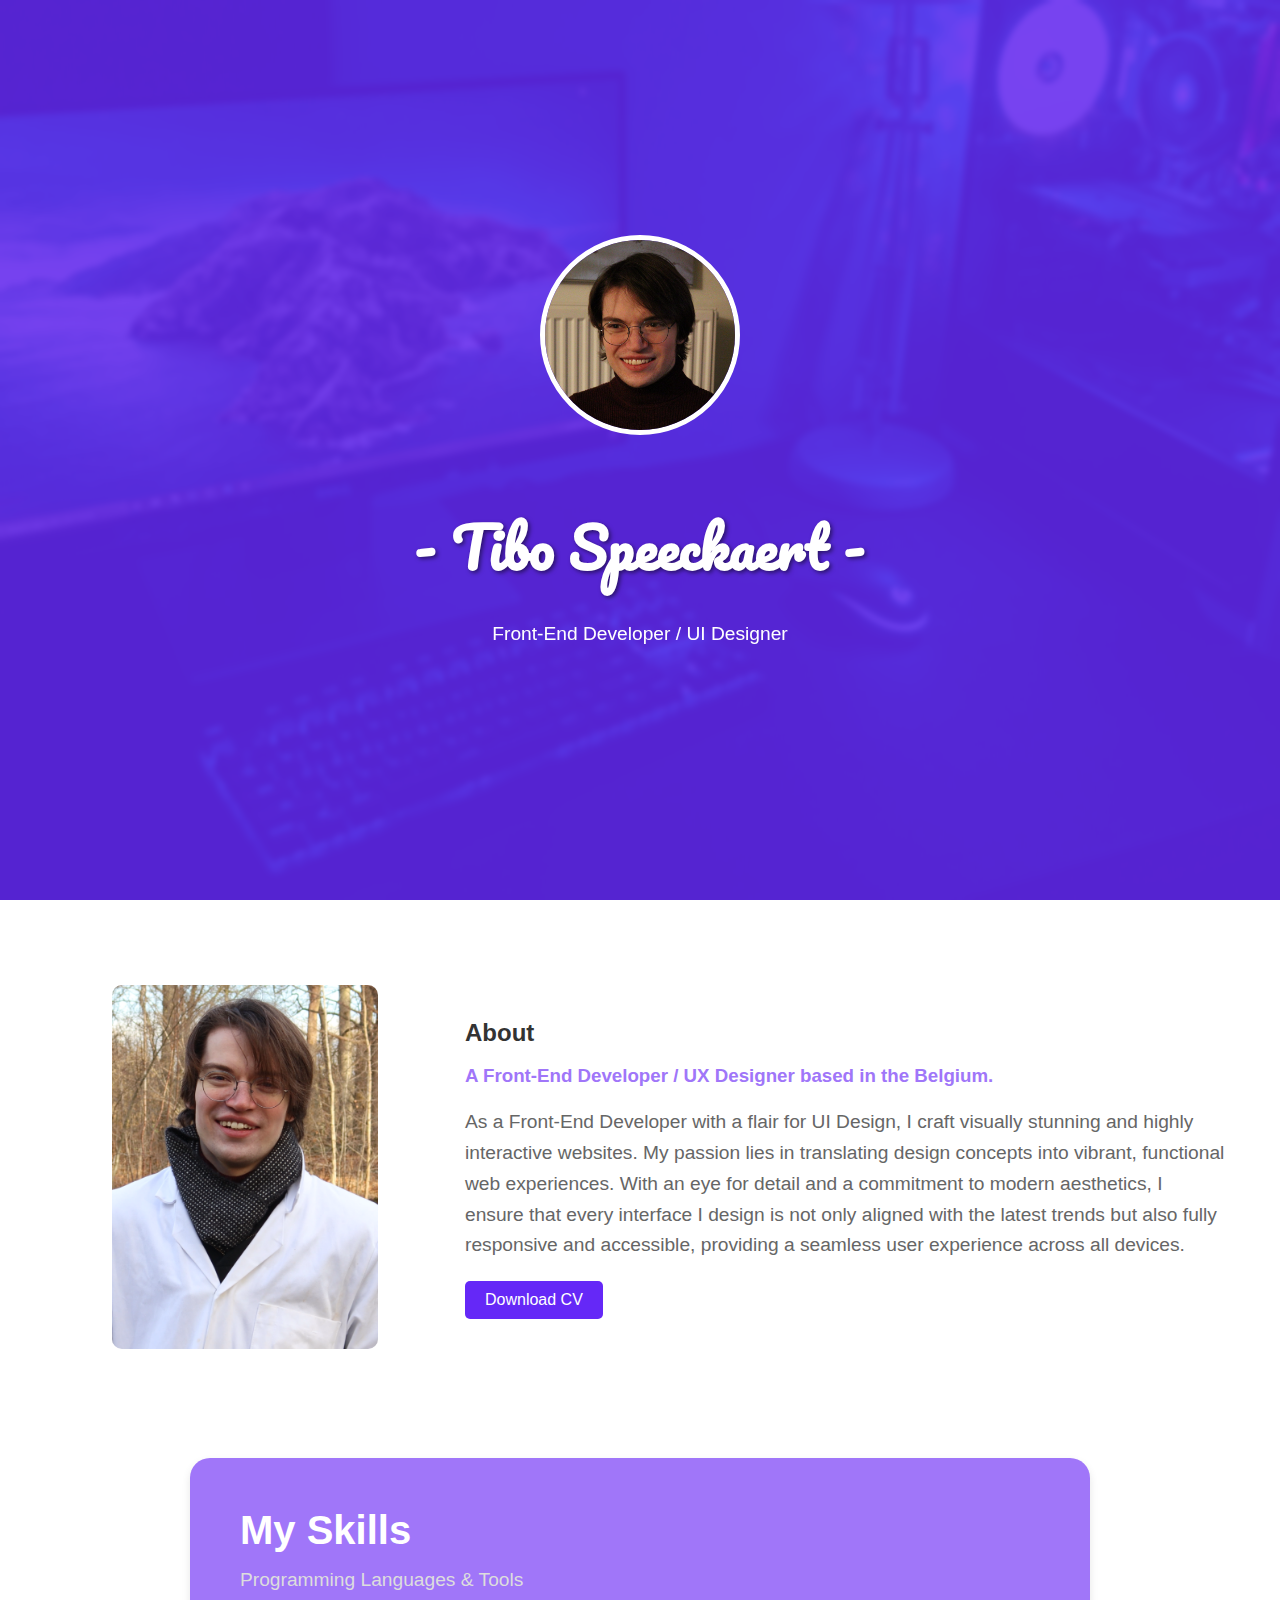
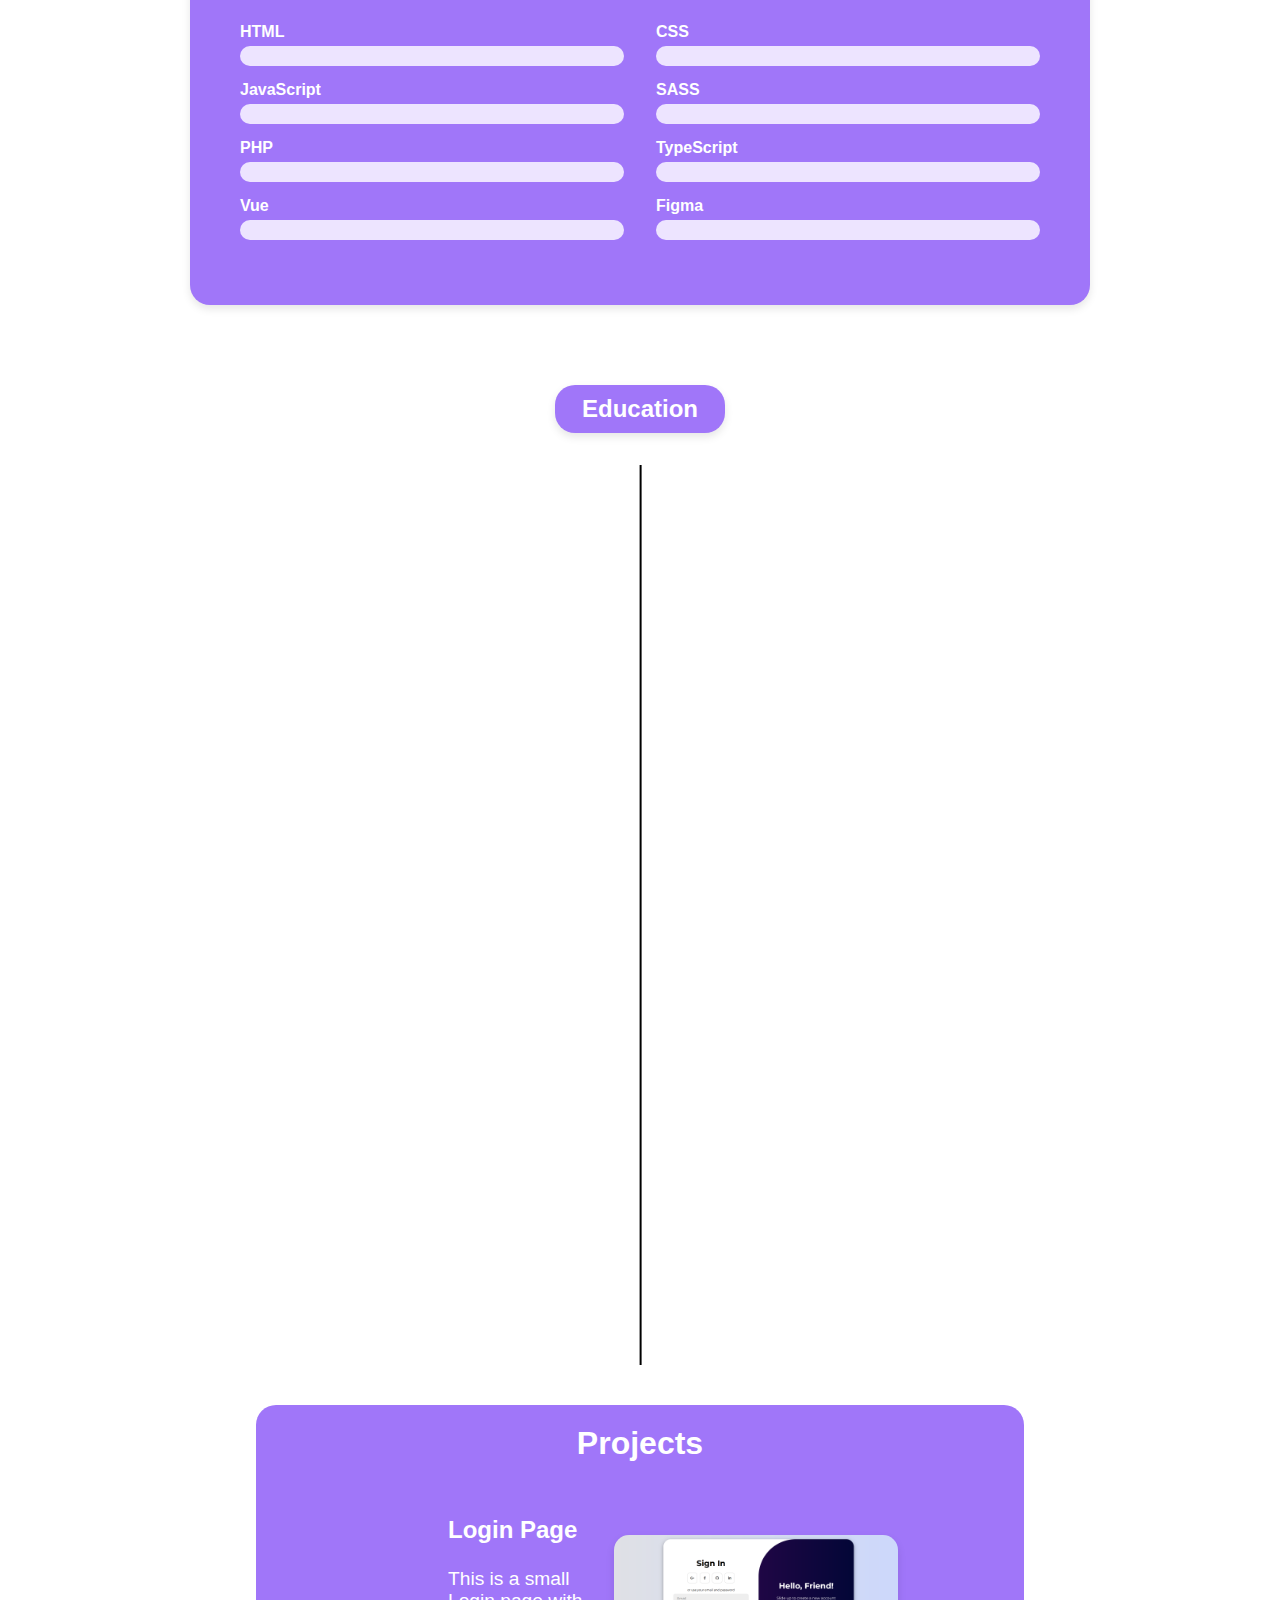
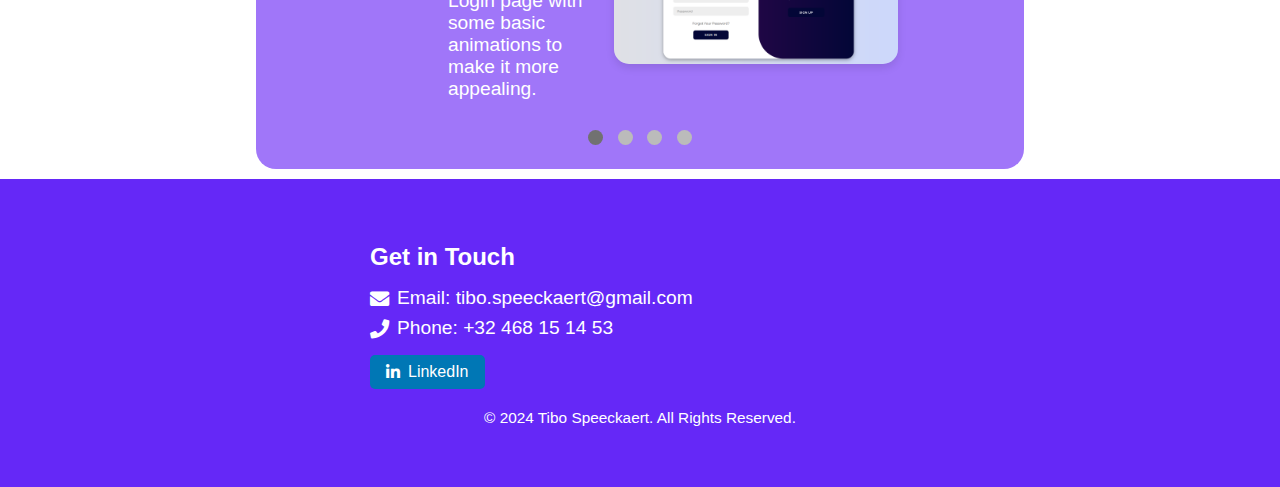
<file: index.html>
<!DOCTYPE html>
<html lang="en">
  <head>
    <meta charset="UTF-8" />
    <meta name="viewport" content="width=device-width, initial-scale=1.0" />
    <title>Front-End Developer Portfolio - Tibo Speeckaert</title>
    <link
      href="https://fonts.googleapis.com/css2?family=Pacifico&display=swap"
      rel="stylesheet"
    />
    <link rel="stylesheet" href="css/styles.css" />
    <link
      rel="stylesheet"
      href="https://cdnjs.cloudflare.com/ajax/libs/font-awesome/5.15.3/css/all.min.css"
    />
    <link
      href="https://cdn.jsdelivr.net/npm/aos@2.3.1/dist/aos.css"
      rel="stylesheet"
    />
  </head>
  <body id="app">
    <header>
      <div class="header-overlay"></div>
      <div class="header-content">
        <img src="img/profile-pic.jpg" alt="Me c:" class="profile-pic" />
        <h1>- Tibo Speeckaert -</h1>
        <p>Front-End Developer / UI Designer</p>
      </div>
    </header>
    <section class="about-section">
      <div class="about-container">
          <div class="about-photo">
              <img src="img/About.png" alt="Photo">
          </div>
          <div class="about-info">
              <h2>About</h2>
              <h3>A Front-End Developer / UX Designer based in the Belgium.</h3>
              <p>As a Front-End Developer with a flair for UI Design, I craft visually stunning and highly interactive websites. 
                My passion lies in translating design concepts into vibrant, functional web experiences. With an eye for detail and a commitment to modern aesthetics, 
                I ensure that every interface I design is not only aligned with the latest trends but also fully responsive and accessible, providing a seamless user experience across all devices.</p>
              <a href="Projects/CV.pdf" class="btn-cv" download>Download CV</a>
          </div>
      </div>
  </section>
  
            
    <section id="skills">
      <div class="skills-container">
      <h2>My Skills</h2>
      <p class="subheading">Programming Languages & Tools</p>
      <div class="skills-list">
        <div class="skill-item">
          <label>HTML</label>
          <div class="progress-bar">
            <span class="progress" data-progress="95"></span>
          </div>
        </div>
        <div class="skill-item">
          <label>CSS</label>
          <div class="progress-bar">
            <span class="progress" data-progress="90"></span>
          </div>
        </div>
        <div class="skill-item">
          <label>JavaScript</label>
          <div class="progress-bar">
            <span class="progress" data-progress="80"></span>
          </div>
        </div>
        <div class="skill-item">
          <label>SASS</label>
          <div class="progress-bar">
            <span class="progress" data-progress="85"></span>
          </div>
        </div>
        <div class="skill-item">
          <label>PHP</label>
          <div class="progress-bar">
            <span class="progress" data-progress="75"></span>
          </div>
        </div>
        <div class="skill-item">
          <label>TypeScript</label>
          <div class="progress-bar">
            <span class="progress" data-progress="70"></span>
          </div>
        </div>
        <div class="skill-item">
          <label>Vue</label>
          <div class="progress-bar">
            <span class="progress" data-progress="65"></span>
          </div>
        </div>
        <div class="skill-item">
          <label>Figma</label>
          <div class="progress-bar">
            <span class="progress" data-progress="60"></span>
          </div>
        </div>
      </section>
    <section class="timeline">
      <h2>Education</h2>
      <div class="container left" data-aos="fade-right">
        <div class="content">
          <h3>Diploma Course</h3>
          <h4>Viso Mariakerke <br>2016 - 2019</h4>
          <p>At Viso's Multimedia course, I embraced the core of web design and development, gaining proficiency in HTML, CSS, and OOP for robust web creation. 
            <br>My design awareness was sharpened with tools like Photoshop, InDesign, and Adobe XD, readying me for a versatile career in the digital space.</p>
        </div>
      </div>
      <div class="container right" data-aos="fade-left">
        <div class="content">
          <h3>Bachelors Degree</h3>
          <h4>Artevelde university of applied sciences <br>2021 - present</h4>
          <p>Building on my foundational knowledge at Artevelde University, I deepened my understanding of web technologies, exploring JavaScript, TypeScript, and PHP. 
            <br>I refined my styling techniques with SASS and crafted dynamic, reactive web applications using Vue. 
            <br>My design skillset expanded to include Figma, where I learned to create intuitive user interfaces and prototypes.</p>
        </div>
      </div>
    </section>
    <section id="latest-projects">
      <div class="container">
        <h2>Projects</h2>
        <div class="project-slider">
          <div class="project">
            <div class="project-content">
              <h3>Login Page</h3>
              <p>This is a small Login page with some basic animations to make it more appealing.</p>  
            </div>
    
            <div class="project-image">
              <a href="Projects/Login Page/index.html" class="project-link">
              <img src="img/Project1.png" alt="Login Page">
              </a>
            </div>

          </div>
          <div class="project">
            <div class="project-content">
              <h3>API Quiz</h3>
              <p>A small quiz I made with the use of an API, I made this to test how to properly use API's</p>  
            </div>
    
            <div class="project-image">
              <a href="Projects/Api Quiz/index.html" class="project-link">
              <img src="img/Project2.png" alt="API Quiz">
              </a>
            </div>
            </div>
            <div class="project">
              <div class="project-content">
                <h3>Animated text</h3>
                <p>A small page I made to make use of some animated text and see in what ways I can use it.</p>  
              </div>
      
              <div class="project-image">
                <a href="Projects/Animated Text/index.html" class="project-link">
                <img src="img/Project3.png" alt="Animated text">
                </a>
              </div>
            </div>
            <div class="project">
              <div class="project-content">
                <h3>Webshop</h3>
              <p>a single page E-commerce site I had to make in an hour for a rush exercise.</p>
              </div>
      
              <div class="project-image">
                <a href="Projects/E-commerce/index.html" class="project-link">
                <img src="img/Project4.png" alt="E-commerce">
                </a>
              </div>
        </div>
        <div class="slider-nav">
          <span class="dot active" onclick="currentSlide(1)"></span>
          <span class="dot" onclick="currentSlide(2)"></span>
          <span class="dot" onclick="currentSlide(3)"></span>
          <span class="dot" onclick="currentSlide(4)"></span>
        </div>
      </div>
    </section> 


    <footer>
      <div class="footer-container">
          <div class="contact-section">
              <h3>Get in Touch</h3>
              <p class="contact-item"><i class="fas fa-envelope"></i> Email: tibo.speeckaert@gmail.com</a></p>
              <p class="contact-item"><i class="fas fa-phone"></i> Phone: +32 468 15 14 53</p>
              <div class="contact-social">
                  <a href="https://www.linkedin.com/in/tibo-speeckaert-4a48602a4" target="_blank"><i class="fab fa-linkedin-in"></i> LinkedIn</a>
              </div>
          </div>
      </div>
      <div class="footer-legal">
          <p>&copy; 2024 Tibo Speeckaert. All Rights Reserved.</p>
      </div>
  </footer>
  
  
    <script src="https://cdn.jsdelivr.net/npm/aos@2.3.1/dist/aos.js"></script>
    <script src="js/script.js"></script>
  </body>
</html>
</file>
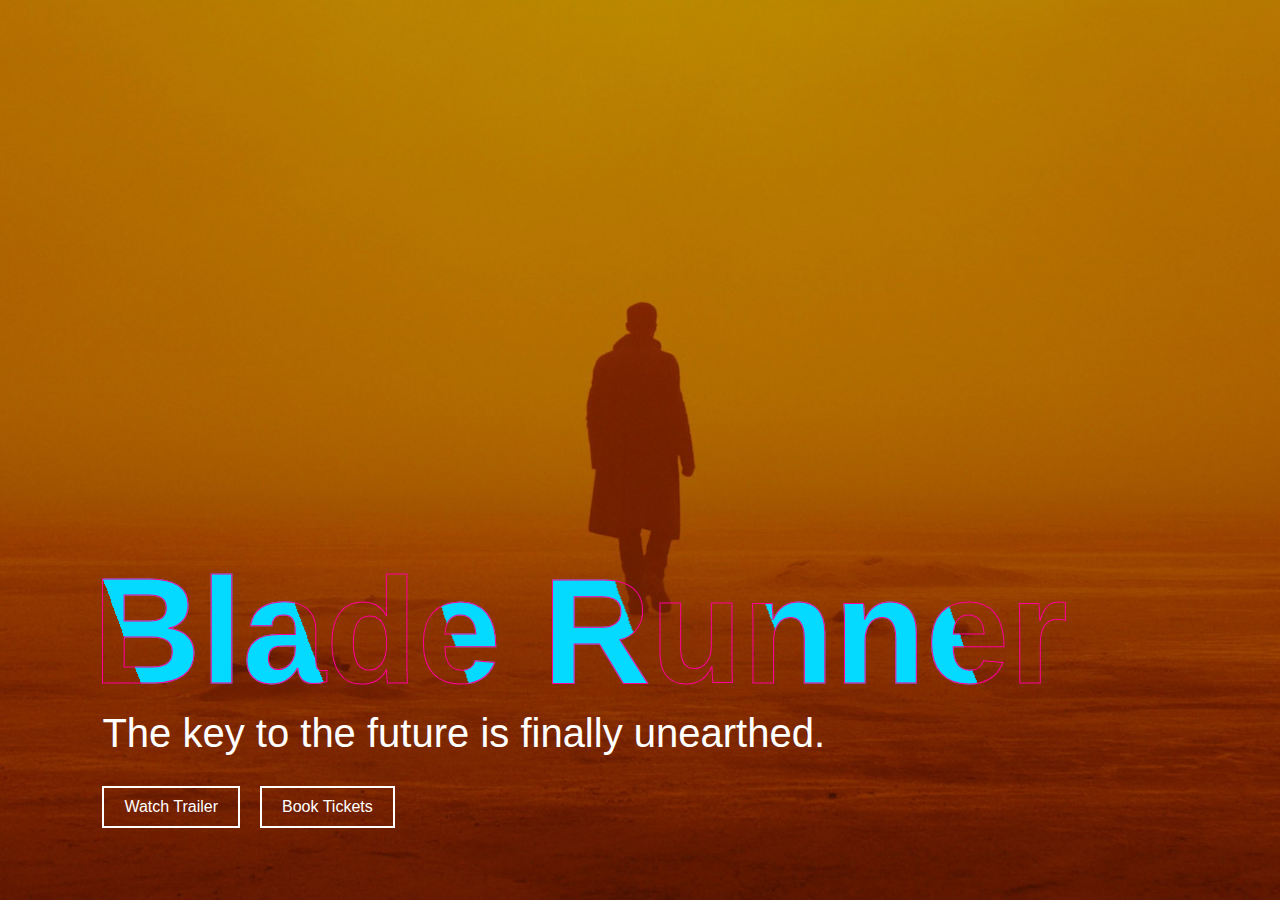
<file: Projects/Animated Text/index.html>
<!DOCTYPE html>
<html lang="en">
  <head>
    <meta charset="UTF-8" />
    <meta name="viewport" content="width=device-width, initial-scale=1.0" />
    <title>Animated Text</title>
    <link rel="stylesheet" href="css/styles.css" />
  </head>

  <body>
    <div class="container">
      <div class="main">
        <h1>Blade Runner</h1>
        <h3>The key to the future is finally unearthed.</h3>

        <div class="row">
          <a href="https://www.youtube.com/watch?v=gCcx85zbxz4"
            >Watch Trailer</a
          >
          <a href="">Book Tickets</a>
        </div>
      </div>
    </div>
  </body>
</html>
</file>
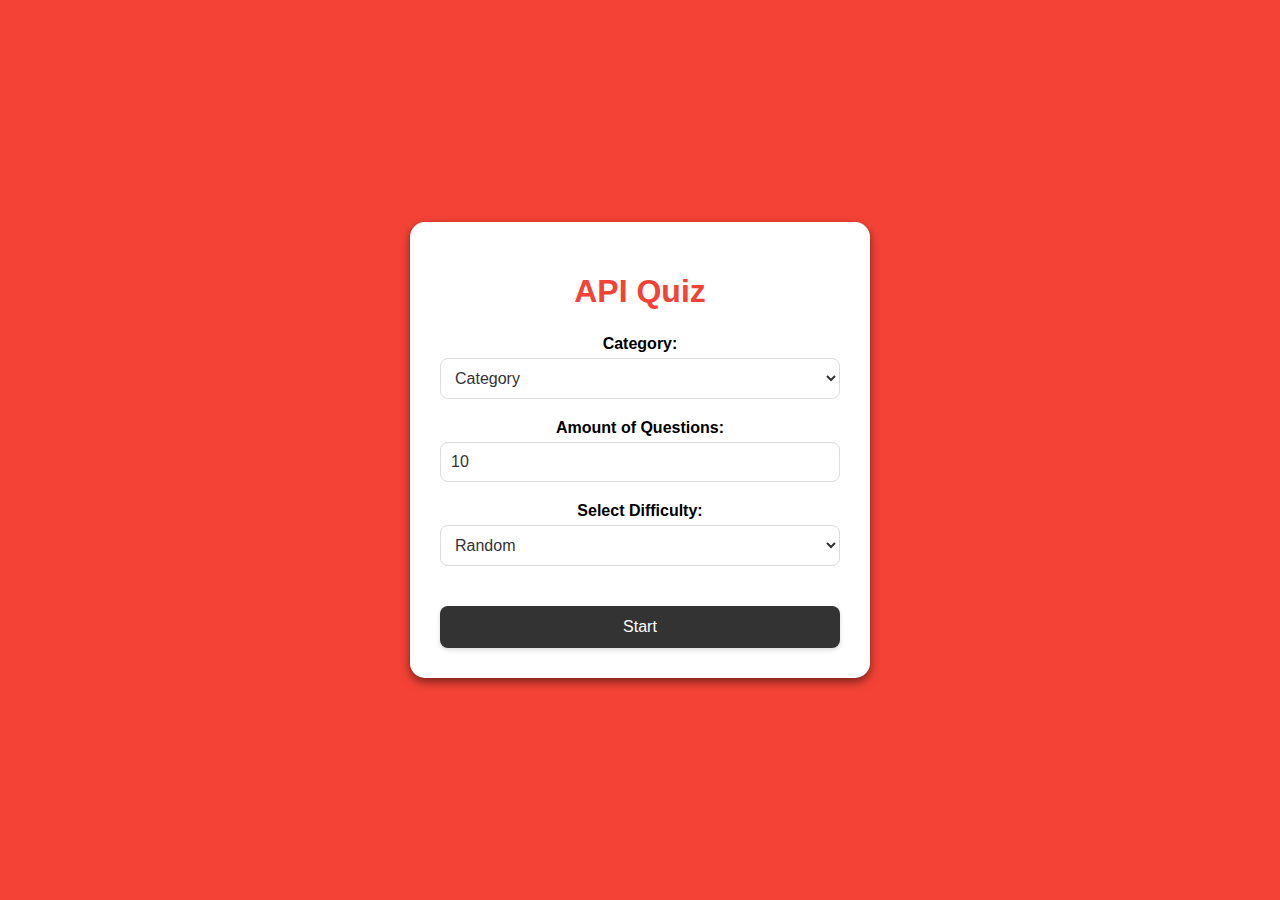
<file: Projects/Api Quiz/index.html>
<!DOCTYPE html>
<html lang="en">
  <head>
    <meta charset="UTF-8" />
    <meta name="viewport" content="width=device-width, initial-scale=1.0" />
    <link rel="stylesheet" href="css/style.css" />
    <title>Api Quiz</title>
  </head>

  <body>
    <div id="quiz-container">
      <h1 class="quiz-title">API Quiz</h1>
      <div id="game-setup">
        <div>
          <label for="category">Category:</label>
          <select id="category">
            <option value="">Category</option>
          </select>
        </div>
        <div>
          <label for="amount">Amount of Questions:</label>
          <input type="number" id="amount" min="1" max="50" value="10" />
        </div>
        <div>
          <label for="difficulty">Select Difficulty:</label>
          <select id="difficulty">
            <option value="">Random</option>
            <option value="easy">Easy</option>
            <option value="medium">Medium</option>
            <option value="hard">Hard</option>
          </select>
        </div>
        <button id="start-btn">Start</button>
      </div>
      <div id="quiz" style="display: none">
        <div id="progress"></div>
        <div id="currentScore"></div>
        <div id="highScore"></div>
        <div id="question"></div>
        <div id="answers"></div>
        <div id="result"></div>
      </div>
    </div>

    <script src="js/script.js"></script>
  </body>
</html>
</file>
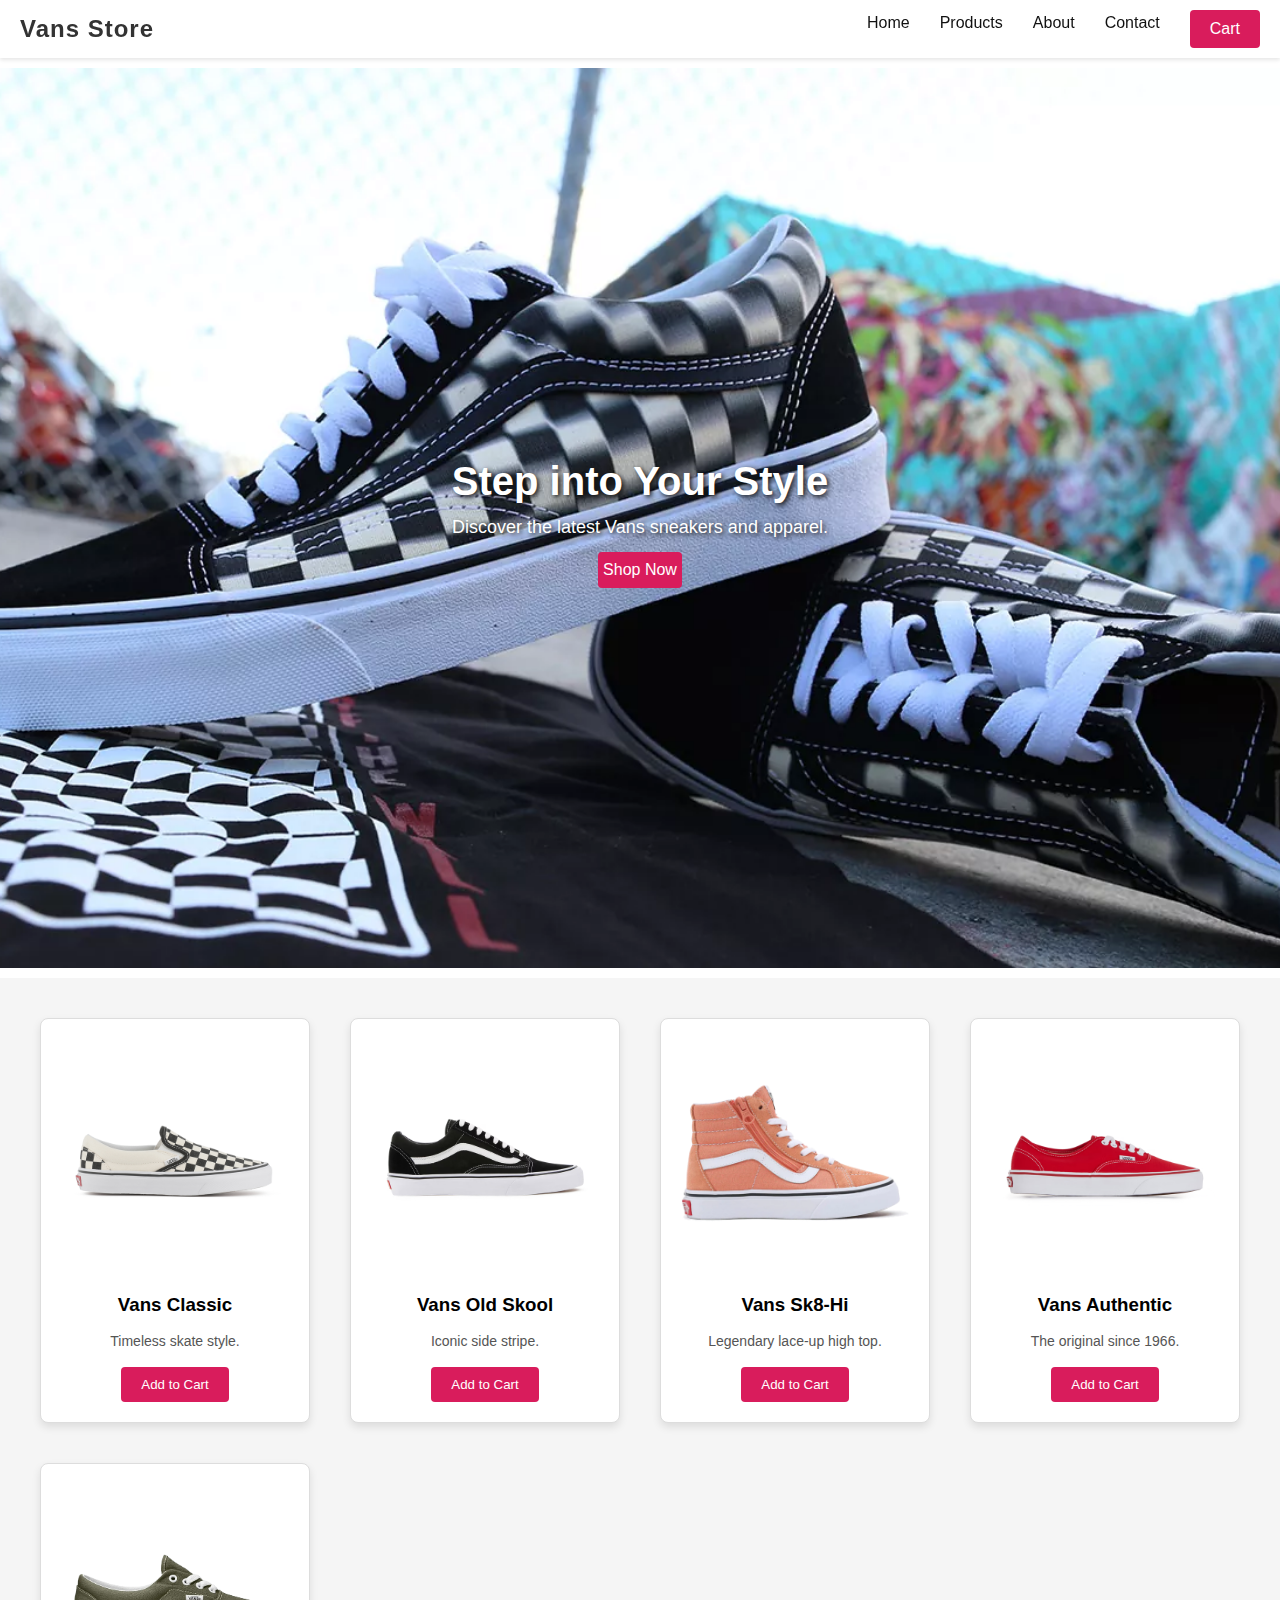
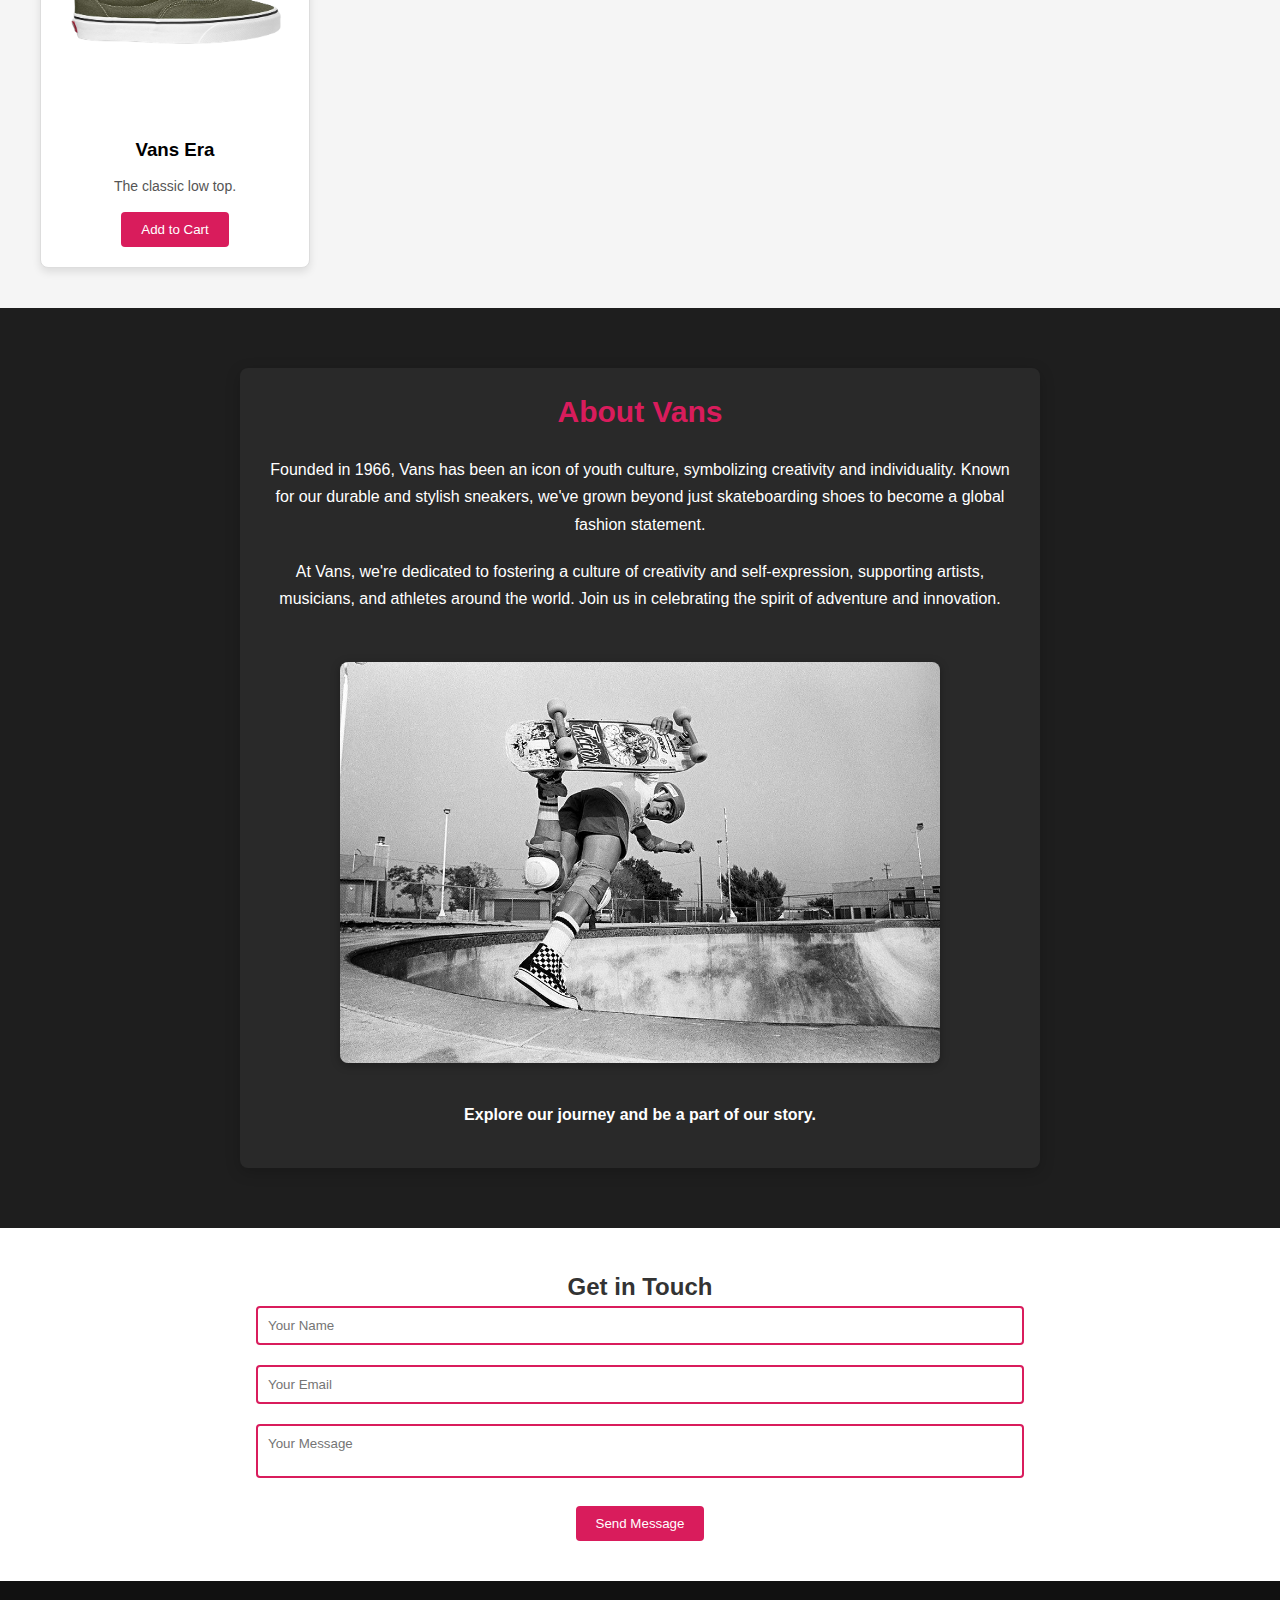
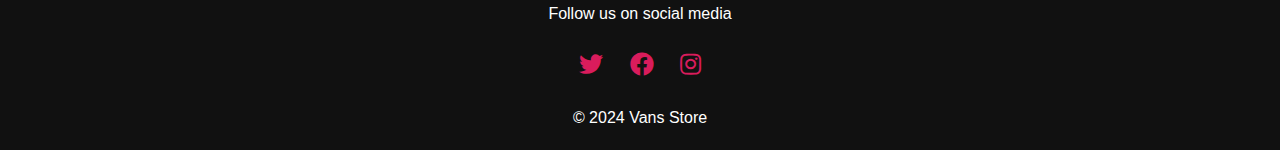
<file: Projects/E-commerce/index.html>
<!DOCTYPE html>
<html lang="en">
  <head>
    <meta charset="UTF-8" />
    <meta name="viewport" content="width=device-width, initial-scale=1.0" />
    <title>Vans E-commerce Store</title>
    <link rel="stylesheet" href="css/style.css" />
    <link
      rel="stylesheet"
      href="https://cdnjs.cloudflare.com/ajax/libs/font-awesome/5.15.3/css/all.min.css"
    />
  </head>
  <body>
    <nav>
      <div class="logo">Vans Store</div>
      <ul class="nav-links">
        <li class="nav-buttons"><a href="#header-banner">Home</a></li>
        <li class="nav-buttons"><a href="#products">Products</a></li>
        <li class="nav-buttons"><a href="#about">About</a></li>
        <li class="nav-buttons"><a href="#contact">Contact</a></li>
        <li><button id="cartToggle">Cart</button></li>
      </ul>
    </nav>
    <header>
      <div id="header-banner">
        <h1>Step into Your Style</h1>
        <p>Discover the latest Vans sneakers and apparel.</p>
        <a href="#products" class="cta-button">Shop Now</a>
      </div>
    </header>
    <section id="products" class="product-gallery"></section>

    <div id="productModal" class="modal">
      <div class="modal-content">
        <span class="close-button">&times;</span>
        <h2>Product Details</h2>
      </div>
    </div>

    <div id="cartSidebar" class="cart-sidebar" style="display: none">
      <button id="closeCartButton" class="close-cart-button">Close</button>
      <h2>Your Cart</h2>
      <div id="cartItems" class="cart-items"></div>
      <button class="checkout-button">Checkout</button>
    </div>

    <section id="about" class="about-us">
      <div class="about-container">
        <h2>About Vans</h2>
        <p>
          Founded in 1966, Vans has been an icon of youth culture, symbolizing
          creativity and individuality. Known for our durable and stylish
          sneakers, we've grown beyond just skateboarding shoes to become a
          global fashion statement.
        </p>
        <p>
          At Vans, we're dedicated to fostering a culture of creativity and
          self-expression, supporting artists, musicians, and athletes around
          the world. Join us in celebrating the spirit of adventure and
          innovation.
        </p>
        <img
          src="img/vans_history.jpg"
          alt="Vans History and Culture"
          class="about-image"
        />
        <p><strong>Explore our journey and be a part of our story.</strong></p>
      </div>
    </section>

    <section id="contact" class="contact-form">
      <h2>Get in Touch</h2>
      <form id="contactForm">
        <input
          type="text"
          id="name"
          name="name"
          placeholder="Your Name"
          required
        />
        <input
          type="email"
          id="email"
          name="email"
          placeholder="Your Email"
          required
        />
        <textarea
          id="message"
          name="message"
          placeholder="Your Message"
          required
        ></textarea>
        <button type="submit">Send Message</button>
      </form>
    </section>

    <footer>
      <p>Follow us on social media</p>
      <div class="social-links">
        <a href="https://twitter.com/VANS_66" target="_blank" title="Twitter">
          <i class="fab fa-twitter"></i>
        </a>
        <a
          href="https://www.facebook.com/Vans"
          target="_blank"
          title="Facebook"
        >
          <i class="fab fa-facebook"></i>
        </a>
        <a
          href="https://www.instagram.com/vans/"
          target="_blank"
          title="Instagram"
        >
          <i class="fab fa-instagram"></i>
        </a>
      </div>
      <p>&copy; 2024 Vans Store</p>
    </footer>

    <script src="js/script.js"></script>
  </body>
</html>
</file>
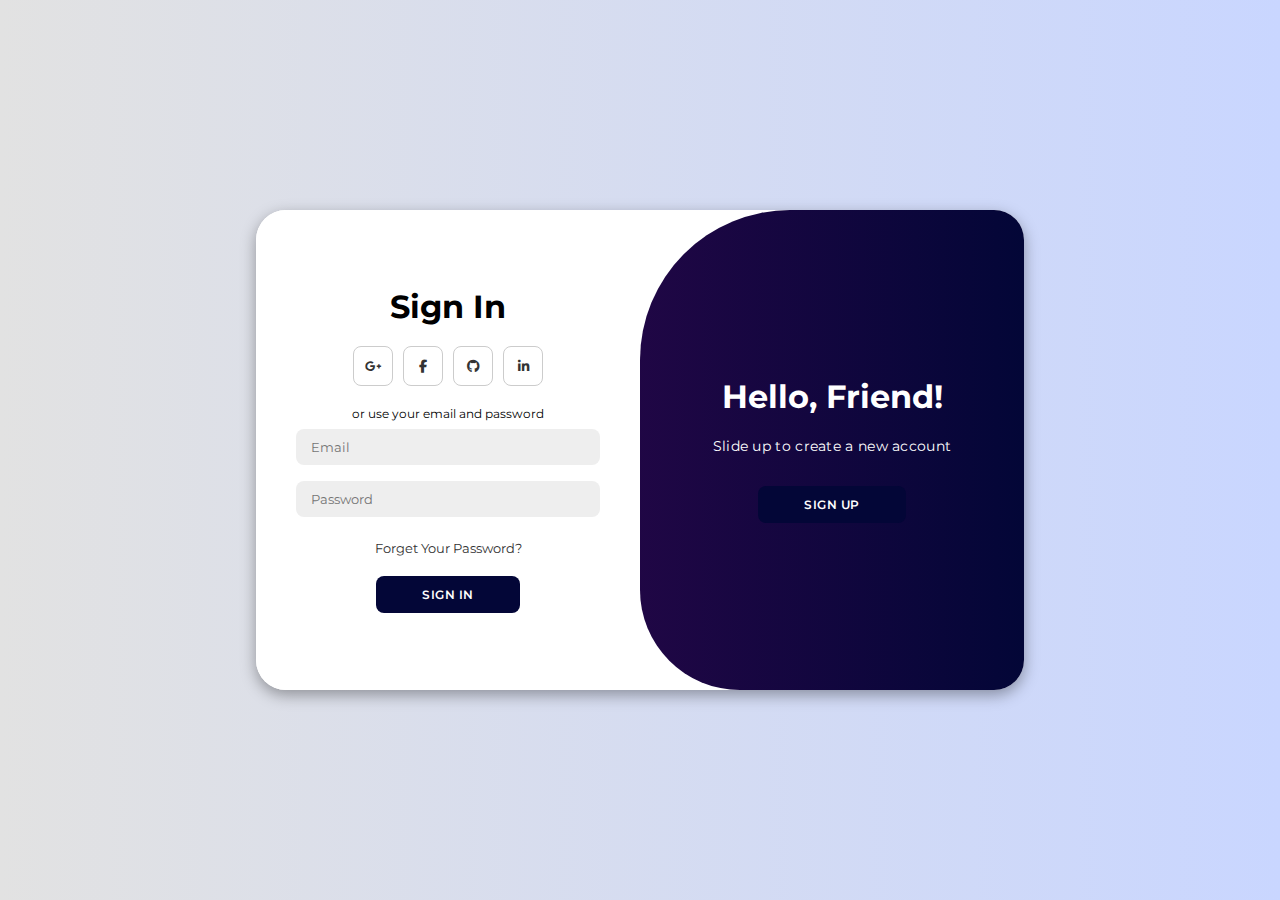
<file: Projects/Login Page/index.html>
<!DOCTYPE html>
<html lang="en">
  <head>
    <meta charset="UTF-8" />
    <meta name="viewport" content="width=device-width, initial-scale=1.0" />
    <link
      rel="stylesheet"
      href="https://cdnjs.cloudflare.com/ajax/libs/font-awesome/6.4.2/css/all.min.css"
    />
    <link rel="stylesheet" href="css/style.css" />
    <title>Login Page</title>
  </head>

  <body>
    <div class="container" id="container">
      <div class="form-container sign-up">
        <form>
          <h1>Create Account</h1>
          <div class="social-icons">
            <a href="#" class="icon"
              ><i class="fa-brands fa-google-plus-g"></i
            ></a>
            <a href="#" class="icon"><i class="fa-brands fa-facebook-f"></i></a>
            <a href="#" class="icon"><i class="fa-brands fa-github"></i></a>
            <a href="#" class="icon"
              ><i class="fa-brands fa-linkedin-in"></i
            ></a>
          </div>
          <span>or use your email for registeration</span>
          <input type="text" placeholder="Name" />
          <input type="email" placeholder="Email" />
          <input type="password" placeholder="Password" />
          <button>Sign Up</button>
        </form>
      </div>
      <div class="form-container sign-in">
        <form>
          <h1>Sign In</h1>
          <div class="social-icons">
            <a href="#" class="icon"
              ><i class="fa-brands fa-google-plus-g"></i
            ></a>
            <a href="#" class="icon"><i class="fa-brands fa-facebook-f"></i></a>
            <a href="#" class="icon"><i class="fa-brands fa-github"></i></a>
            <a href="#" class="icon"
              ><i class="fa-brands fa-linkedin-in"></i
            ></a>
          </div>
          <span>or use your email and password</span>
          <input type="email" placeholder="Email" />
          <input type="password" placeholder="Password" />
          <a href="#">Forget Your Password?</a>
          <button>Sign In</button>
        </form>
      </div>
      <div class="toggle-container">
        <div class="toggle">
          <div class="toggle-panel toggle-left">
            <h1>Welcome Back!</h1>
            <p>Slide down to access your account details</p>
            <button class="hidden" id="login">Sign In</button>
          </div>
          <div class="toggle-panel toggle-right">
            <h1>Hello, Friend!</h1>
            <p>Slide up to create a new account</p>
            <button class="hidden" id="register">Sign Up</button>
          </div>
        </div>
      </div>
    </div>

    <script src="js/script.js"></script>
  </body>
</html>
</file>
<file: css/styles.css>
body,
h2,
p {
  margin: 0;
  padding: 0;
  font-family: Arial, sans-serif;
}

header {
  background-image: url("../img/header-pic.jpg"); /* Add your background image */
  background-size: cover;
  background-position: center;
  position: relative;
  color: white;
  text-align: center;
  height: 100vh;
  display: flex;
  justify-content: center;
  align-items: center;
  overflow: hidden; /* Prevents any pseudo-element from going outside the bounds */
}

header h1 {
  font-family: "Pacifico", cursive;
  font-weight: 700; /* Adjust the weight as needed */
  font-size: 3.5em; /* Adjust the size as needed */
  color: white; /* Text color */
  text-shadow: 2px 2px 4px rgba(0, 0, 0, 0.5); /* Shadow effect for depth */
  margin-bottom: 0.5em; /* Space below the name */
}

/* Color overlay with blur */
.header-overlay::before {
  content: "";
  position: absolute;
  top: 0;
  right: 0;
  bottom: 0;
  left: 0;
  background: inherit; /* Inherit the background from the parent */
  backdrop-filter: blur(3px); /* Adjust the px value to increase or decrease the blur */
  z-index: 1;
}

/* Color overlay */
.header-overlay {
  position: absolute;
  top: 0;
  right: 0;
  bottom: 0;
  left: 0;
  background-color: rgba(101, 40, 247, 0.6); /* Semi-transparent overlay color */
  z-index: 2;
}

/* Ensure content is placed above the overlay and centered */
.header-content {
  position: relative;
  z-index: 3;
}

/* ... rest of your styles ... */
.profile-pic {
  width: 190px; /* Adjust size as needed */
  height: 190px;
  border-radius: 50%;
  border: 5px solid white; /* Adjust border size and color as needed */
  margin-bottom: 20px;
  object-fit: cover;
}

h1 {
  font-size: 2.5em;
  margin-bottom: 10px;
}

p {
  font-size: 1.2em;
  margin-bottom: 20px;
}

/* ... rest of your styles ... */
section {
  margin: 20px;
  padding: 20px;
  background-color: white;
}

/* About Section Specific Styles */
.about-section {
  display: flex;
  align-items: center;
  justify-content: center;
  padding: 50px 0;
}

.about-container {
  display: flex;
  align-items: center;
  justify-content: space-between;
  max-width: 1200px;
  margin: auto;
  flex-wrap: wrap; /* Ensure responsiveness */
}

.about-photo {
  flex: 1;
  padding: 15px;
  text-align: center; /* Center the image within its container */
}

.about-photo img {
  max-width: 70%;
  height: auto;
  border-radius: 10px; /* Rounded corners for the image */
}

.about-info {
  flex: 2;
  padding: 15px;
}

.about-info h2 {
  color: #333;
  margin-bottom: 10px;
}

.about-info h3 {
  color: #a076f9; /* Or any color that matches your design */
  margin-bottom: 20px;
}

.about-info p {
  color: #666;
  line-height: 1.6;
  margin-bottom: 20px;
}

.btn-cv {
  display: inline-block;
  padding: 10px 20px;
  background-color: #6528f7; /* Or any color that matches your design */
  color: white;
  text-decoration: none;
  border-radius: 5px;
  transition: background-color 0.3s ease;
}

.btn-cv:hover {
  background-color: #005582; /* Darker shade on hover */
}

#latest-projects {
  padding: 20px 0;
  background: #a076f9;
  border-radius: 20px;
  margin: 10px 20% 10px 20%;
}
#latest-projects .container {
  max-width: 1200px;
  margin: 0 auto;
  padding: 0 15px;
}
#latest-projects h2 {
  text-align: center;
  font-size: 2em;
  margin-bottom: 30px;
  color: white;
}
#latest-projects h3 {
  font-size: 1.5em;
  color: white;
}
#latest-projects p {
  color: white;
}
#latest-projects .project-slider .project {
  align-items: center;
}
#latest-projects .project-slider .project-content {
  width: 100%;
  padding-bottom: 10px;
}
#latest-projects .project-slider .project-image {
  width: 150%;
  padding-left: 20px;
  transition: transform 0.3s ease;
}
#latest-projects .project-slider .project-image img {
  width: 130%;
  height: auto;
  margin-bottom: 20px;
  border-radius: 15px;
  box-shadow: 0 4px 8px rgba(0, 0, 0, 0.1);
  transition: opacity 0.3s ease;
}
#latest-projects .project-slider .project-image:hover {
  transform: scale(1.05);
  cursor: pointer;
}

.slider-nav {
  text-align: center;
}
.slider-nav .dot {
  cursor: pointer;
  height: 15px;
  width: 15px;
  margin: 0 5px;
  background-color: #bbb;
  border-radius: 50%;
  display: inline-block;
  transition: background-color 0.6s ease;
}
.slider-nav .dot.active, .slider-nav .dot:hover {
  background-color: #717171;
}

/* Responsive adjustments */
@media (max-width: 768px) {
  .about-container {
    flex-direction: column;
  }
  .about-photo,
  .about-info {
    flex: none;
    max-width: 80%;
    margin-bottom: 20px;
  }
}
.timeline {
  position: relative;
  max-width: 1200px;
  margin: 40px auto;
  overflow: hidden;
}

.timeline h2 {
  color: white;
  background-color: #a076f9; /* Dark background for the container */
  text-align: center;
  border-radius: 20px; /* Rounded corners for the container */
  padding: 10px;
  margin: 0 auto; /* Center the container on the page */
  max-width: 150px; /* Adjust the width as needed */
  box-shadow: 0 4px 8px rgba(0, 0, 0, 0.1); /* Optional: adds a shadow for depth */
}

.timeline h3 {
  margin-bottom: 10px;
}

.timeline h4 {
  font-size: small;
}

.timeline::after {
  content: "";
  position: absolute;
  width: 2px;
  background-color: #000;
  top: 10%;
  bottom: 0;
  left: 50%;
  transform: translateX(-20%);
  z-index: 1; /* Ensure the line is behind the text */
}

.container {
  padding: 10px 40px;
  position: relative;
  width: 50%;
  clear: both;
}

.left {
  left: 0;
}

.right {
  left: 50%;
}

.content {
  color: #fff;
  padding: 20px 30px;
  margin: 0 25% 0 25%;
  background-color: #6528f7;
  position: relative;
  border-radius: 6px;
  z-index: 2; /* Ensure the content is above the line */
}

/* Adjustments for the .left and .right containers */
.left .content {
  margin-left: 10%;
  margin-top: 80px;
}

.right .content {
  margin-left: 10%; /* Adjust this value based on your design needs */
}

.skills-container {
  background-color: #a076f9; /* Dark background for the container */
  border-radius: 20px; /* Rounded corners for the container */
  padding: 50px;
  margin: 0 auto; /* Center the container on the page */
  max-width: 800px; /* Adjust the width as needed */
  box-shadow: 0 4px 8px rgba(0, 0, 0, 0.1); /* Optional: adds a shadow for depth */
}

/* Additional styles for the title and subtitles, if needed */
#skills h2 {
  font-size: 2.5rem;
  color: #fff;
  margin-bottom: 1rem; /* Space below the title */
}

#skills .subheading {
  font-size: 1.2rem;
  color: #ddd;
  margin-bottom: 2rem; /* Space below the subtitle */
}

.skills-list {
  display: flex;
  flex-wrap: wrap;
  justify-content: space-between; /* This will space the skill bars evenly */
  margin: 0 auto;
  max-width: 800px; /* Adjust as needed */
}

.skill-item {
  flex-basis: 48%; /* Adjust this value to fit two skill bars per row */
  margin-bottom: 15px;
}

.skill-item label {
  color: #fff;
  display: block;
  text-align: left;
  font-weight: bold;
  margin-bottom: 5px;
}

.progress-bar {
  background-color: #ede4ff;
  height: 20px;
  border-radius: 10px;
  overflow: hidden;
  position: relative;
  width: 100%;
}

.progress-bar .progress {
  background-color: #6528f7;
  height: 100%;
  border-radius: 10px;
  transition: width 2s ease;
  width: 0; /* Initial width is 0 */
}

.progress-bar span {
  display: block;
  height: 100%;
  border-radius: 10px;
  background-color: #ffa500;
  width: 0; /* Initial width, will be set by JavaScript */
}

.tool-icons {
  font-size: 2rem; /* Adjust icon size as needed */
  margin-top: 30px;
}

/* Define widths for each skill */
/* Rest of your styles */
footer {
  background-color: #6528f7;
  color: white;
  padding: 40px 0;
  font-family: Arial, sans-serif;
}

.footer-container {
  display: flex;
  justify-content: space-around;
  align-items: start;
  max-width: 1200px;
  margin: 0 auto;
  flex-wrap: wrap;
}

.contact-section {
  flex-basis: 45%;
}

.contact-section h3 {
  font-size: 1.5rem;
  margin-bottom: 1rem;
}

.contact-item {
  display: flex;
  align-items: center;
  margin-bottom: 0.5rem;
}

.contact-item i {
  margin-right: 0.5rem;
}

.contact-item a {
  text-decoration: none;
  color: white;
}

.contact-social {
  margin-top: 1rem;
}

.contact-social a {
  display: inline-flex;
  align-items: center;
  text-decoration: none;
  color: white;
  background-color: #0077b5; /* LinkedIn brand color */
  padding: 0.5rem 1rem;
  border-radius: 5px;
  transition: background-color 0.3s ease;
}

.contact-social a:hover {
  background-color: #005582; /* Darker LinkedIn color on hover */
}

.contact-social i {
  margin-right: 0.5rem;
}

.footer-legal {
  text-align: center;
  margin-top: 20px;
  font-size: 0.8rem;
}

/* Responsive adjustments */
@media (max-width: 768px) {
  .footer-container {
    flex-direction: column;
    align-items: center;
  }
  /* Media queries for responsiveness */
}
@media screen and (max-width: 768px) and (max-width: 600px) {
  .container {
    width: 100%;
    padding-left: 70px;
    padding-right: 25px;
  }
  .left,
  .right {
    left: 0;
  }
  .left .content,
  .right .content {
    margin-left: 0;
  }
  /* Hide the line on very small screens if it's overlapping too much */
  .timeline::after {
    display: none;
  }
}/*# sourceMappingURL=styles.css.map */
</file>
<file: Projects/Animated Text/css/styles.css>
* {
  margin: 0;
  padding: 0;
  box-sizing: border-box;
  font-family: "poppins", sans-serif;
}

.container {
  width: 100%;
  height: 100vh;
  background-image: url(../img/BladeRunner.png);
  background-size: cover;
  background-position: center;
  padding: 0 8%;
  position: relative;
}

.main {
  color: #fff;
  position: absolute;
  bottom: 8%;
}

.main p {
  font-size: 50px;
  font-weight: 600;
}

.main h1 {
  font-size: 150px;
  line-height: 160px;
  margin-left: -10px;
  color: transparent;
  -webkit-text-stroke: 1px #fe019a;
  background: url(../img/animate.png);
  -webkit-background-clip: text;
  background-position: 0 0;
  animation: animate 20s linear infinite;
}

@keyframes animate {
  100% {
    background-position: 2000px 0;
  }
}

.main h3 {
  font-size: 40px;
  font-weight: 500;
}

.main .row {
  display: flex;
  align-items: center;
  flex-wrap: wrap;
  margin-top: 30px;
}

.main a {
  color: #fff;
  text-decoration: none;
  padding: 10px 20px;
  margin-right: 20px;
  border: 2px solid #fff;
}
.main a:hover {
  background: #fff;
  color: #000;
  transition: all 0.3s ease;
}
</file>
<file: Projects/Api Quiz/css/style.css>
body,
html {
  height: 100%;
  margin: 0;
  font-family: "Arial", sans-serif;
  background: #f44336;
  color: #333;
  display: flex;
  align-items: center;
  justify-content: center;
  text-align: center;
}
h1 {
  font-size: 2em;
  margin-bottom: 25px;
  color: #f44336;
}
#quiz-container {
  width: 400px;
  background-color: #fff;
  padding: 30px;
  border-radius: 15px;
  box-shadow: 0 4px 10px rgba(0, 0, 0, 0.5);
  margin: 20px;
}

#game-setup div {
  margin: 10px 0;
}

#game-setup label {
  display: block;
  margin-bottom: 5px;
  font-weight: bold;
  color: #000;
}

#category,
#amount,
#difficulty {
  width: 100%;
  padding: 10px;
  box-sizing: border-box;
  margin-bottom: 10px;
  border-radius: 8px;
  border: 1px solid #ddd;
  font-size: 1em;
  color: #333;
  background: #fff;
}

#start-btn {
  padding: 12px 25px;
  background-color: #333;
  color: #fff;
  border: none;
  border-radius: 8px;
  cursor: pointer;
  font-size: 1em;
  box-shadow: 0 2px 5px rgba(0, 0, 0, 0.15);
  transition: background-color 0.3s ease, transform 0.1s ease;
  width: 100%;
  margin-top: 20px;
}

#start-btn:hover {
  background-color: #f44336;
  transform: scale(1.1);
}

#progress,
#currentScore,
#highScore {
  margin-bottom: 10px;
  font-size: 1em;
  font-weight: bold;
  color: #444;
}

#question {
  font-size: 1em;
  margin: 20px 0;
  color: #5a5a5a;
}

.answer-btn {
  width: calc(100% - 20px);
  padding: 10px 20px;
  margin-bottom: 12px;
  background-color: #1c1917;
  color: #fff;
  border: none;
  border-radius: 8px;
  font-size: 0.9em;
  cursor: pointer;
  box-shadow: 0 2px 5px rgba(0, 0, 0, 0.15);
  transition: transform 0.1s ease;
}

.answer-btn:hover {
  transform: scale(1.05);
}

.answer-btn:disabled,
.answer-btn.correct,
.answer-btn.incorrect {
  cursor: default;
  transform: none;
}

#result {
  font-size: 1em;
  color: #333;
  margin-top: 20px;
}

.correct {
  background-color: green;
}

.incorrect {
  background-color: red;
}

button {
  padding: 12px 15px;
  background-color: #ff5722;
  color: #fff;
  border: none;
  border-radius: 8px;
  cursor: pointer;
  font-size: 1.1em;
  box-shadow: 0 2px 5px rgba(0, 0, 0, 0.15);
  transition: background-color 0.3s ease, transform 0.1s ease;
}

button:hover {
  background-color: #444;
  transform: scale(1.05);
}
</file>
<file: Projects/E-commerce/css/style.css>
* {
  box-sizing: border-box;
  margin: 0;
  padding: 0;
  font-family: "Arial", sans-serif;
}

html {
  scroll-behavior: smooth;
}

body {
  line-height: 1.6;
  color: #333;
  background-color: #eaeaea;
}

a {
  color: #d91c5c;
  text-decoration: none;
}

header {
  background-color: #fff;
  padding: 10px 0;
}
#header-banner {
  background: url("../img/vans-banner.webp") no-repeat center center/cover;
  text-align: center;
  color: #fff;
  width: 100%;
  height: 100vh;
  display: flex;
  flex-direction: column;
  justify-content: center;
  align-items: center;
}

#header-banner h1 {
  font-size: 40px;
  text-shadow: #111 2px 2px 5px;
}

#header-banner p {
  font-size: 18px;
  color: white;
  text-shadow: #111 2px 2px 5px;
}

.cta-button {
  background-color: #d91c5c;
  color: #fff;
  padding: 5px;
  border-radius: 4px;
  text-decoration: none;
  transition: background-color 0.2s;
  display: inline-block;
  margin-top: 10px;
}

.cta-button:hover {
  background-color: #a31748;
}
nav {
  display: flex;
  justify-content: space-between;
  align-items: center;
  padding: 10px 20px;
  position: -webkit-sticky;
  position: sticky;
  top: 0;
  background-color: #fff;
  z-index: 1000;
  box-shadow: 0 2px 4px rgba(0, 0, 0, 0.1);
}

.logo {
  font-size: 24px;
  font-weight: bold;
  letter-spacing: 1px;
}

.nav-links {
  list-style: none;
  display: flex;
}

.nav-links li {
  margin-left: 30px;
}

.nav-links a {
  color: #111;
  transition: color 0.3s ease;
  padding: 5px 0;
}

.nav-links a:hover,
.nav-links a:focus {
  color: #d91c5c;
  border-bottom: 2px solid #d91c5c;
}

.hero {
  text-align: center;
  padding: 60px 20px;
  background: url("../img/vans-banner.webp") no-repeat center center/cover;
  color: #fff;
}

.product-gallery {
  display: grid;
  grid-template-columns: repeat(auto-fill, minmax(250px, 1fr));
  gap: 40px;
  padding: 40px;
  background-color: #f5f5f5;
}

.product {
  background-color: #fff;
  border: 1px solid #ddd;
  padding: 20px;
  text-align: center;
  border-radius: 8px;
  box-shadow: 0 4px 8px rgba(0, 0, 0, 0.1);
  transition: transform 0.3s ease, box-shadow 0.3s ease;
}

.product:hover {
  transform: translateY(-5px);
  box-shadow: 0 6px 12px rgba(0, 0, 0, 0.2);
}

.product img {
  width: 100%;
  height: auto;
  margin-bottom: 15px;
  cursor: pointer;
}

.product h3 {
  color: #000;
  margin-bottom: 10px;
}

.product p {
  color: #555;
  font-size: 14px;
  margin-bottom: 15px;
}

.product button {
  background-color: #d91c5c;
  color: #fff;
  border: none;
  padding: 10px 20px;
  border-radius: 4px;
  cursor: pointer;
  transition: background-color 0.2s;
}

.product button:hover {
  background-color: #a31748;
}

.modal {
  display: none;
  position: fixed;
  z-index: 2;
  left: 0;
  top: 0;
  width: 100%;
  height: 100%;
  overflow: auto;
  background-color: rgba(0, 0, 0, 0.4);
}

.modal-content {
  background-color: #fefefe;
  margin: 15% auto;
  padding: 20px;
  border: 1px solid #888;
  width: 35%;
}

.close-button {
  color: #aaa;
  float: right;
  font-size: 28px;
  font-weight: bold;
}

.close-button:hover,
.close-button:focus {
  color: black;
  text-decoration: none;
  cursor: pointer;
}

#cartToggle {
  background-color: #d91c5c;
  color: #fff;
  border: none;
  padding: 10px 20px;
  font-size: 16px;
  cursor: pointer;
  border-radius: 4px;
  position: -webkit-sticky;
  position: sticky;
  top: 10px;
  z-index: 10;
  margin-left: auto;
}

#cartToggle:hover {
  background-color: #a31748;
}

.cart-sidebar {
  position: fixed;
  right: 300px;
  top: 0;
  width: 300px;
  height: 100%;
  background-color: #fff;
  box-shadow: -5px 0 10px rgba(0, 0, 0, 0.2);
  padding: 20px;
  overflow-y: auto;
  z-index: 1000;
  transform: translateX(100%);
  transition: transform 0.3s ease-in-out;
}

.close-cart-button {
  background-color: #d91c5c;
  color: #fff;
  border: none;
  padding: 5px 10px;
  cursor: pointer;
  border-radius: 4px;
  font-size: 16px;
  margin-bottom: 20px;
  width: 100%;
  transition: background-color 0.2s;
}

.close-cart-button:hover {
  background-color: #a31748;
}

.cart-sidebar h2 {
  color: #d91c5c;
  margin-bottom: 20px;
  text-align: center;
  font-size: 24px;
}

.cart-item {
  align-items: center;
  margin-bottom: 15px;
  border-bottom: 1px solid #eaeaea;
  padding-bottom: 10px;
}

.cart-item img {
  width: 100% !important;
  height: auto;
  margin-right: 10px;
}

.cart-item p {
  flex-grow: 1;
  margin: 0;
  padding-right: 10px;
  color: #333;
}

.cart-item button {
  background-color: #333;
  color: #fff;
  border: none;
  padding: 5px 10px;
  cursor: pointer;
  border-radius: 4px;
  transition: background-color 0.2s;
  margin: 0 5px;
}

.cart-item button:hover {
  background-color: #d91c5c;
}

.checkout-button {
  width: 100%;
  background-color: #333;
  color: #fff;
  padding: 10px 20px;
  text-align: center;
  border: none;
  border-radius: 4px;
  cursor: pointer;
  transition: background-color 0.2s;
  margin-top: 20px;
}

.checkout-button:hover {
  background-color: #d91c5c;
}

.about-us {
  background-color: #1e1e1e;
  color: #fff;
  padding: 60px 20px;
  text-align: center;
}

.about-container {
  max-width: 800px;
  margin: auto;
  padding: 20px;
  background-color: #292929;
  border-radius: 8px;
  box-shadow: 0 4px 15px rgba(0, 0, 0, 0.2);
}

.about-us h2 {
  font-size: 30px;
  margin-bottom: 20px;
  color: #d91c5c;
}

.about-us p {
  font-size: 16px;
  line-height: 1.7;
  margin-bottom: 20px;
}

.about-image {
  width: 100%;
  max-width: 600px;
  margin: 30px auto;
  border-radius: 8px;
  box-shadow: 0 2px 10px rgba(0, 0, 0, 0.3);
}

.contact-form {
  padding: 40px 20%;
  text-align: center;
  background-color: #fff;
}

.contact-form input,
.contact-form textarea {
  border: 2px solid #d91c5c;
  width: 100%;
  margin-bottom: 20px;
  padding: 10px;
  border-radius: 4px;
  resize: none;
}

.contact-form button {
  background: #d91c5c;
  color: #fff;
  border: none;
  padding: 10px 20px;
  cursor: pointer;
  border-radius: 4px;
}

.contact-form button:hover {
  background: #a31748;
}

footer {
  background: #111;
  color: #fff;
  text-align: center;
  padding: 20px 0;
}

.social-links {
  text-align: center;
  padding: 20px 0;
}

.social-links a {
  color: #d91c5c;
  margin: 0 10px;
  font-size: 24px;
  transition: color 0.3s ease;
}

.social-links a:hover {
  color: #a31748;
}

@media screen and (max-width: 768px) {
  @media screen and (max-width: 768px) {
    .nav-buttons {
      display: none;
    }

    #cartToggle {
      top: 25px;
      right: 10px;
      z-index: 1001;
    }
  }

  .hero {
    padding: 40px 20px;
  }

  .logo {
    display: block;
    width: 100%;
    text-align: center;
  }

  .modal-content {
    width: 90%;
  }

  .cart-sidebar {
    width: 100%;
    right: 100%;
  }
}
</file>
<file: Projects/Login Page/css/style.css>
@import url("https://fonts.googleapis.com/css2?family=Montserrat:wght@300;400;500;600;700&display=swap");

* {
  margin: 0;
  padding: 0;
  box-sizing: border-box;
  font-family: "Montserrat", sans-serif;
}

body {
  background-color: #c9d6ff;
  background: linear-gradient(to right, #e2e2e2, #c9d6ff);
  display: flex;
  align-items: center;
  justify-content: center;
  flex-direction: column;
  height: 100vh;
}

.container {
  background-color: #fff;
  border-radius: 30px;
  box-shadow: 0 5px 15px rgba(0, 0, 0, 0.35);
  position: relative;
  overflow: hidden;
  width: 768px;
  max-width: 100%;
  min-height: 480px;
}

.container p {
  font-size: 14px;
  line-height: 20px;
  letter-spacing: 0.3px;
  margin: 20px 0;
}

.container span {
  font-size: 12px;
}

.container a {
  color: #333;
  font-size: 13px;
  text-decoration: none;
  margin: 15px 0 10px;
}

.container button {
  background-color: #030637;
  color: #fff;
  font-size: 12px;
  padding: 10px 45px;
  border: 1px solid transparent;
  border-radius: 8px;
  font-weight: 600;
  letter-spacing: 0.5px;
  text-transform: uppercase;
  margin-top: 10px;
  cursor: pointer;
}

.container button:hover {
  background-color: #720455;
  transition: all 0.3s ease-in-out;
}

.container .container button.hidden {
  background-color: transparent;
  border-color: #fff;
}

.container form {
  background-color: #fff;
  display: flex;
  align-items: center;
  justify-content: center;
  flex-direction: column;
  padding: 0 40px;
  height: 100%;
}

.container input {
  background-color: #eee;
  border: none;
  margin: 8px 0;
  padding: 10px 15px;
  font-size: 13px;
  border-radius: 8px;
  width: 100%;
  outline: none;
}

.form-container {
  position: absolute;
  top: 0;
  height: 100%;
  transition: all 0.6s ease-in-out;
}

.sign-in {
  left: 0;
  width: 50%;
  z-index: 2;
}

.container.active .sign-in {
  transform: translateX(100%);
}

.sign-up {
  left: 0;
  width: 50%;
  opacity: 0;
  z-index: 1;
}

.container.active .sign-up {
  transform: translateX(100%);
  opacity: 1;
  z-index: 5;
  animation: move 0.6s;
}

@keyframes move {
  0%,
  49.99% {
    opacity: 0;
    z-index: 1;
  }
  50%,
  100% {
    opacity: 1;
    z-index: 5;
  }
}

.social-icons {
  margin: 20px 0;
}

.social-icons a {
  border: 1px solid #ccc;
  border-radius: 20%;
  display: inline-flex;
  justify-content: center;
  align-items: center;
  margin: 0 3px;
  width: 40px;
  height: 40px;
}

.social-icons a:hover {
  border-color: #720455;
  transform: scale(1.1);
  transition: all 0.3s ease-in-out;
}
.toggle-container {
  position: absolute;
  top: 0;
  left: 50%;
  width: 50%;
  height: 100%;
  overflow: hidden;
  transition: all 0.6s ease-in-out;
  border-radius: 150px 0 0 100px;
  z-index: 1000;
}

.container.active .toggle-container {
  transform: translateX(-100%);
  border-radius: 0 150px 100px 0;
}

.toggle {
  background-color: #030637;
  height: 100%;
  background: linear-gradient(to right, #3c0753, #030637);
  color: #fff;
  position: relative;
  left: -100%;
  height: 100%;
  width: 200%;
  transform: translateX(0);
  transition: all 0.6s ease-in-out;
}

.container.active .toggle {
  transform: translateX(50%);
}

.toggle-panel {
  position: absolute;
  width: 50%;
  height: 100%;
  display: flex;
  align-items: center;
  justify-content: center;
  flex-direction: column;
  padding: 0 30px;
  text-align: center;
  top: 0;
  transform: translateX(0);
  transition: all 0.6s ease-in-out;
}

.toggle-left {
  transform: translateX(-200%);
}

.container.active .toggle-left {
  transform: translateX(0);
}

.toggle-right {
  right: 0;
  transform: translateX(0);
}

.container.active .toggle-right {
  transform: translateX(200%);
}
</file>
